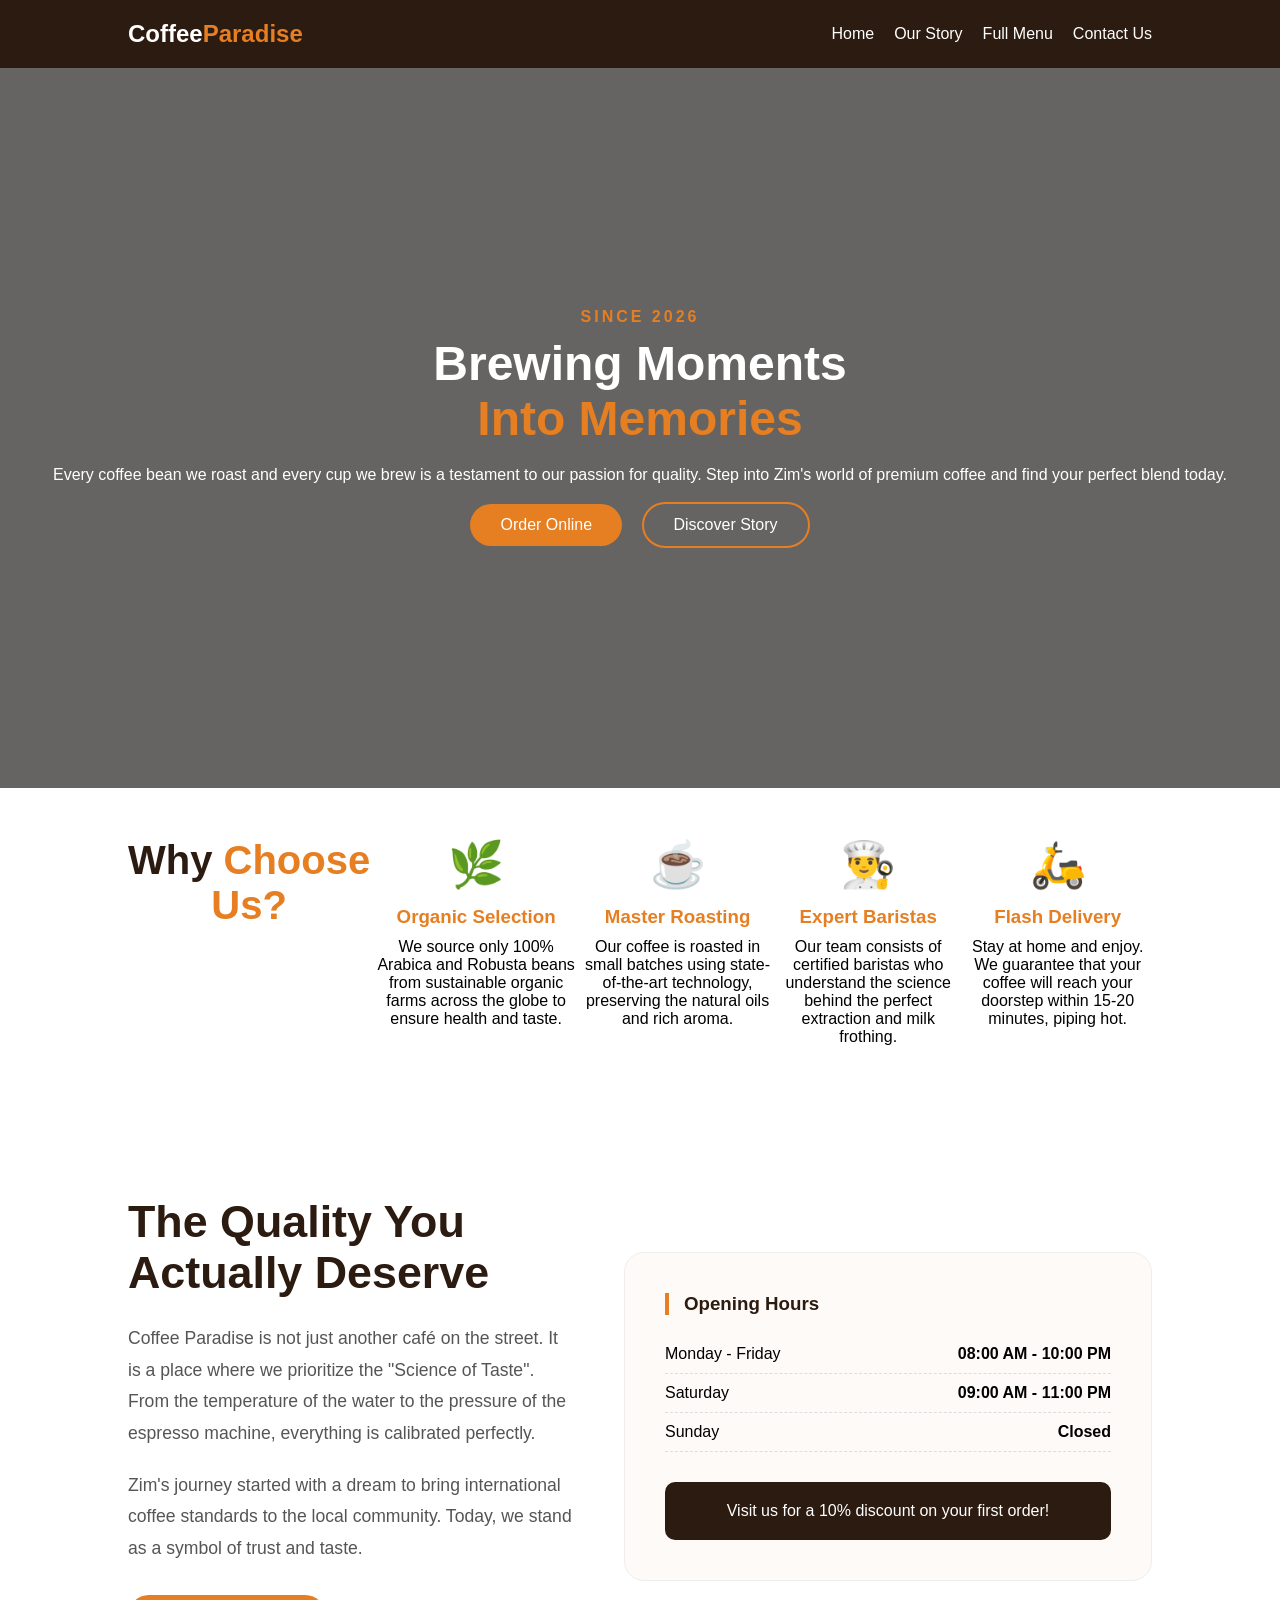
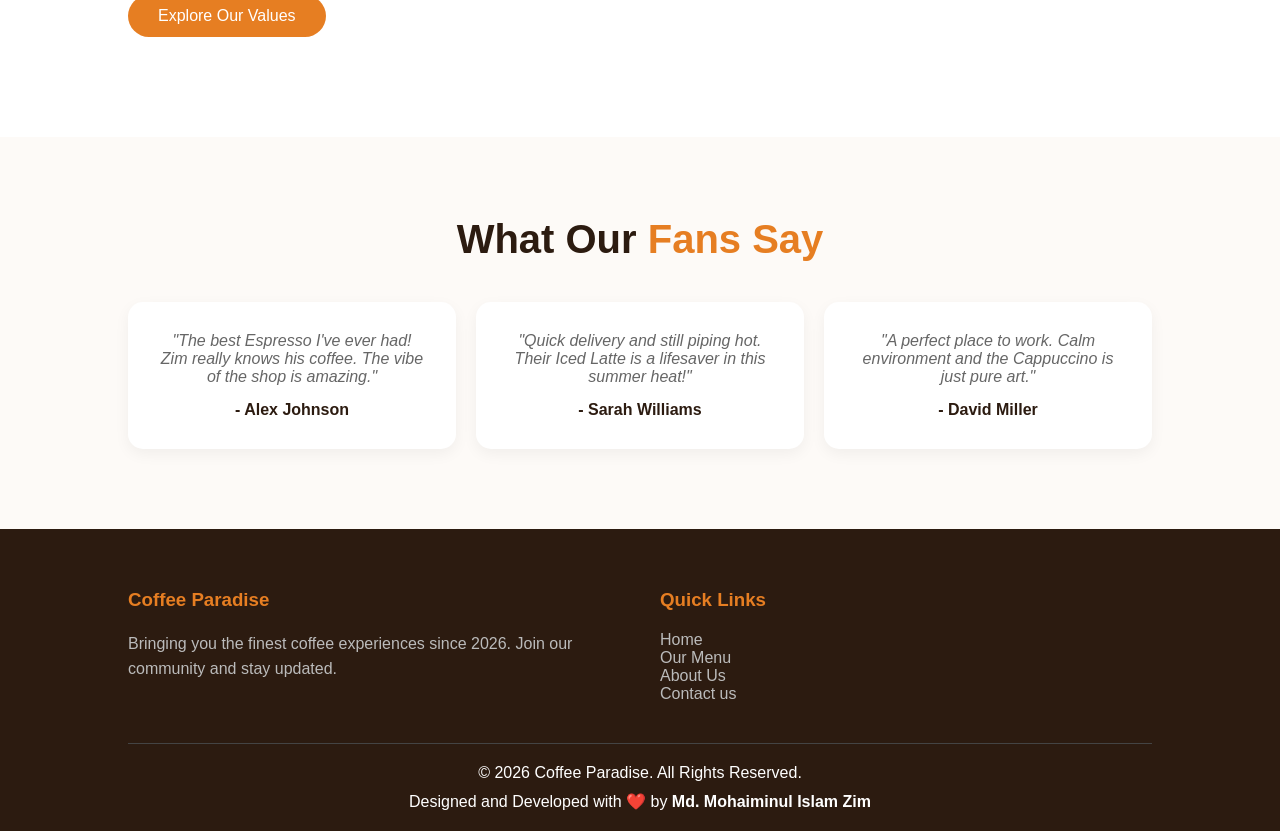
<file: index.html>
<!DOCTYPE html>
<html lang="en">

<head>
    <meta charset="UTF-8">
    <meta name="viewport" content="width=device-width, initial-scale=1.0">
    <title>Coffee Paradise | The Ultimate Experience</title>
    <link href="https://fonts.googleapis.com/css2?family=Poppins:wght@300;400;600;700&display=swap" rel="stylesheet">
    <link rel="stylesheet" href="css/style.css">
</head>

<body>

    <nav class="navbar">
        <div class="logo">
            <a href="index.html" style="text-decoration: none; color: inherit;">Coffee<span>Paradise</span></a>
        </div>
        <ul class="nav-links">
            <li><a href="index.html" class="active">Home</a></li>
            <li><a href="about.html">Our Story</a></li>
            <li><a href="menu.html">Full Menu</a></li>
            <li><a href="contact.html">Contact Us</a></li>
        </ul>
    </nav>

    <section class="hero">
        <div class="hero-content">
            <h4 style="letter-spacing: 3px; color: #e67e22; margin-bottom: 10px; font-weight: 600;">SINCE 2026</h4>
            <h1>Brewing Moments <br><span>Into Memories</span></h1>
            <p>Every coffee bean we roast and every cup we brew is a testament to our passion for quality.
                Step into Zim's world of premium coffee and find your perfect blend today.</p><br>
            <div class="hero-btns">
                <button class="btn" onclick="window.location.href='menu.html'">Order Online</button>
                <button class="btn" style="background: transparent; border: 2px solid #e67e22; margin-left: 15px;"
                    onclick="window.location.href='about.html'">Discover Story</button>
            </div>
        </div>
    </section>

    <section class="features">
        <h2 class="section-title" style="margin-bottom: 50px; text-align: center; width: 100%;">Why <span>Choose
                Us?</span></h2>
        <div class="f-box">
            <div class="f-icon">🌿</div>
            <h3>Organic Selection</h3>
            <p>We source only 100% Arabica and Robusta beans from sustainable organic farms across the globe to ensure
                health and taste.</p>
        </div>
        <div class="f-box">
            <div class="f-icon">☕</div>
            <h3>Master Roasting</h3>
            <p>Our coffee is roasted in small batches using state-of-the-art technology, preserving the natural oils and
                rich aroma.</p>
        </div>
        <div class="f-box">
            <div class="f-icon">👨‍🍳</div>
            <h3>Expert Baristas</h3>
            <p>Our team consists of certified baristas who understand the science behind the perfect extraction and milk
                frothing.</p>
        </div>
        <div class="f-box">
            <div class="f-icon">🛵</div>
            <h3>Flash Delivery</h3>
            <p>Stay at home and enjoy. We guarantee that your coffee will reach your doorstep within 15-20 minutes,
                piping hot.</p>
        </div>
    </section>

    <section class="intro-preview"
        style="padding: 100px 10%; background: #fff; display: flex; align-items: center; justify-content: space-between; gap: 50px; flex-wrap: wrap;">
        <div style="flex: 1; min-width: 300px;">
            <h2 style="font-size: 2.8rem; color: #2c1b10; margin-bottom: 25px;">The Quality You <br><span>Actually
                    Deserve</span></h2>
            <p style="line-height: 1.8; color: #555; margin-bottom: 20px; font-size: 1.1rem;">
                Coffee Paradise is not just another café on the street. It is a place where we prioritize the "Science
                of Taste".
                From the temperature of the water to the pressure of the espresso machine, everything is calibrated
                perfectly.
            </p>
            <p style="line-height: 1.8; color: #555; margin-bottom: 30px; font-size: 1.1rem;">
                Zim's journey started with a dream to bring international coffee standards to the local community.
                Today,
                we stand as a symbol of trust and taste.
            </p>
            <button class="btn" onclick="window.location.href='about.html'">Explore Our Values</button>
        </div>
        <div
            style="flex: 1; min-width: 300px; background: #fdfaf7; padding: 40px; border-radius: 20px; border: 1px solid #eee;">
            <h3 style="color: #2c1b10; margin-bottom: 20px; border-left: 4px solid #e67e22; padding-left: 15px;">Opening
                Hours</h3>
            <ul style="list-style: none; padding: 0;">
                <li
                    style="padding: 10px 0; border-bottom: 1px dashed #ddd; display: flex; justify-content: space-between;">
                    <span>Monday - Friday</span> <b>08:00 AM - 10:00 PM</b>
                </li>
                <li
                    style="padding: 10px 0; border-bottom: 1px dashed #ddd; display: flex; justify-content: space-between;">
                    <span>Saturday</span> <b>09:00 AM - 11:00 PM</b>
                </li>
                <li
                    style="padding: 10px 0; border-bottom: 1px dashed #ddd; display: flex; justify-content: space-between;">
                    <span>Sunday</span> <b>Closed</b>
                </li>
            </ul>
            <div
                style="margin-top: 30px; padding: 20px; background: #2c1b10; color: white; border-radius: 10px; text-align: center;">
                <p>Visit us for a 10% discount on your first order!</p>
            </div>
        </div>
    </section>

    <section class="testimonials" style="padding: 80px 10%; background: #fdfaf7; text-align: center;">
        <h2 class="section-title">What Our <span>Fans Say</span></h2>
        <div style="display: flex; gap: 20px; flex-wrap: wrap; margin-top: 40px;">
            <div
                style="flex: 1; background: #fff; padding: 30px; border-radius: 15px; box-shadow: 0 5px 15px rgba(0,0,0,0.05); min-width: 250px;">
                <p style="font-style: italic; color: #666; margin-bottom: 15px;">"The best Espresso I've ever had! Zim
                    really knows his coffee. The vibe of the shop is amazing."</p>
                <h4 style="color: #2c1b10;">- Alex Johnson</h4>
            </div>
            <div
                style="flex: 1; background: #fff; padding: 30px; border-radius: 15px; box-shadow: 0 5px 15px rgba(0,0,0,0.05); min-width: 250px;">
                <p style="font-style: italic; color: #666; margin-bottom: 15px;">"Quick delivery and still piping hot.
                    Their Iced Latte is a lifesaver in this summer heat!"</p>
                <h4 style="color: #2c1b10;">- Sarah Williams</h4>
            </div>
            <div
                style="flex: 1; background: #fff; padding: 30px; border-radius: 15px; box-shadow: 0 5px 15px rgba(0,0,0,0.05); min-width: 250px;">
                <p style="font-style: italic; color: #666; margin-bottom: 15px;">"A perfect place to work. Calm
                    environment and the Cappuccino is just pure art."</p>
                <h4 style="color: #2c1b10;">- David Miller</h4>
            </div>
        </div>
    </section>

    <footer style="background: #2c1b10; color: white; padding: 60px 10% 20px; text-align: center;">
        <div
            style="display: flex; justify-content: space-between; flex-wrap: wrap; gap: 40px; margin-bottom: 40px; text-align: left;">
            <div style="flex: 1; min-width: 200px;">
                <h3 style="color: #e67e22; margin-bottom: 20px;">Coffee Paradise</h3>
                <p style="color: #bbb; line-height: 1.6;">Bringing you the finest coffee experiences since 2026. Join
                    our community and stay updated.</p>
            </div>
            <div style="flex: 1; min-width: 200px;">
                <h3 style="color: #e67e22; margin-bottom: 20px;">Quick Links</h3>
                <ul style="list-style: none; padding: 0; color: #bbb;">
                    <li><a href="index.html" style="color: inherit; text-decoration: none;">Home</a></li>
                    <li><a href="menu.html" style="color: inherit; text-decoration: none;">Our Menu</a></li>
                    <li><a href="about.html" style="color: inherit; text-decoration: none;">About Us</a></li>
                    <li><a href="contact.html" style="color: inherit; text-decoration: none;">Contact us</a></li>
                </ul>
            </div>
        </div>
        <hr style="border: 0; border-top: 1px solid #444; margin-bottom: 20px;">
        <p>&copy; 2026 Coffee Paradise. All Rights Reserved.</p>
        <p style="margin-top: 10px;">Designed and Developed with ❤️ by <b>Md. Mohaiminul Islam Zim</b></p>
    </footer>

</body>

</html>
</file>
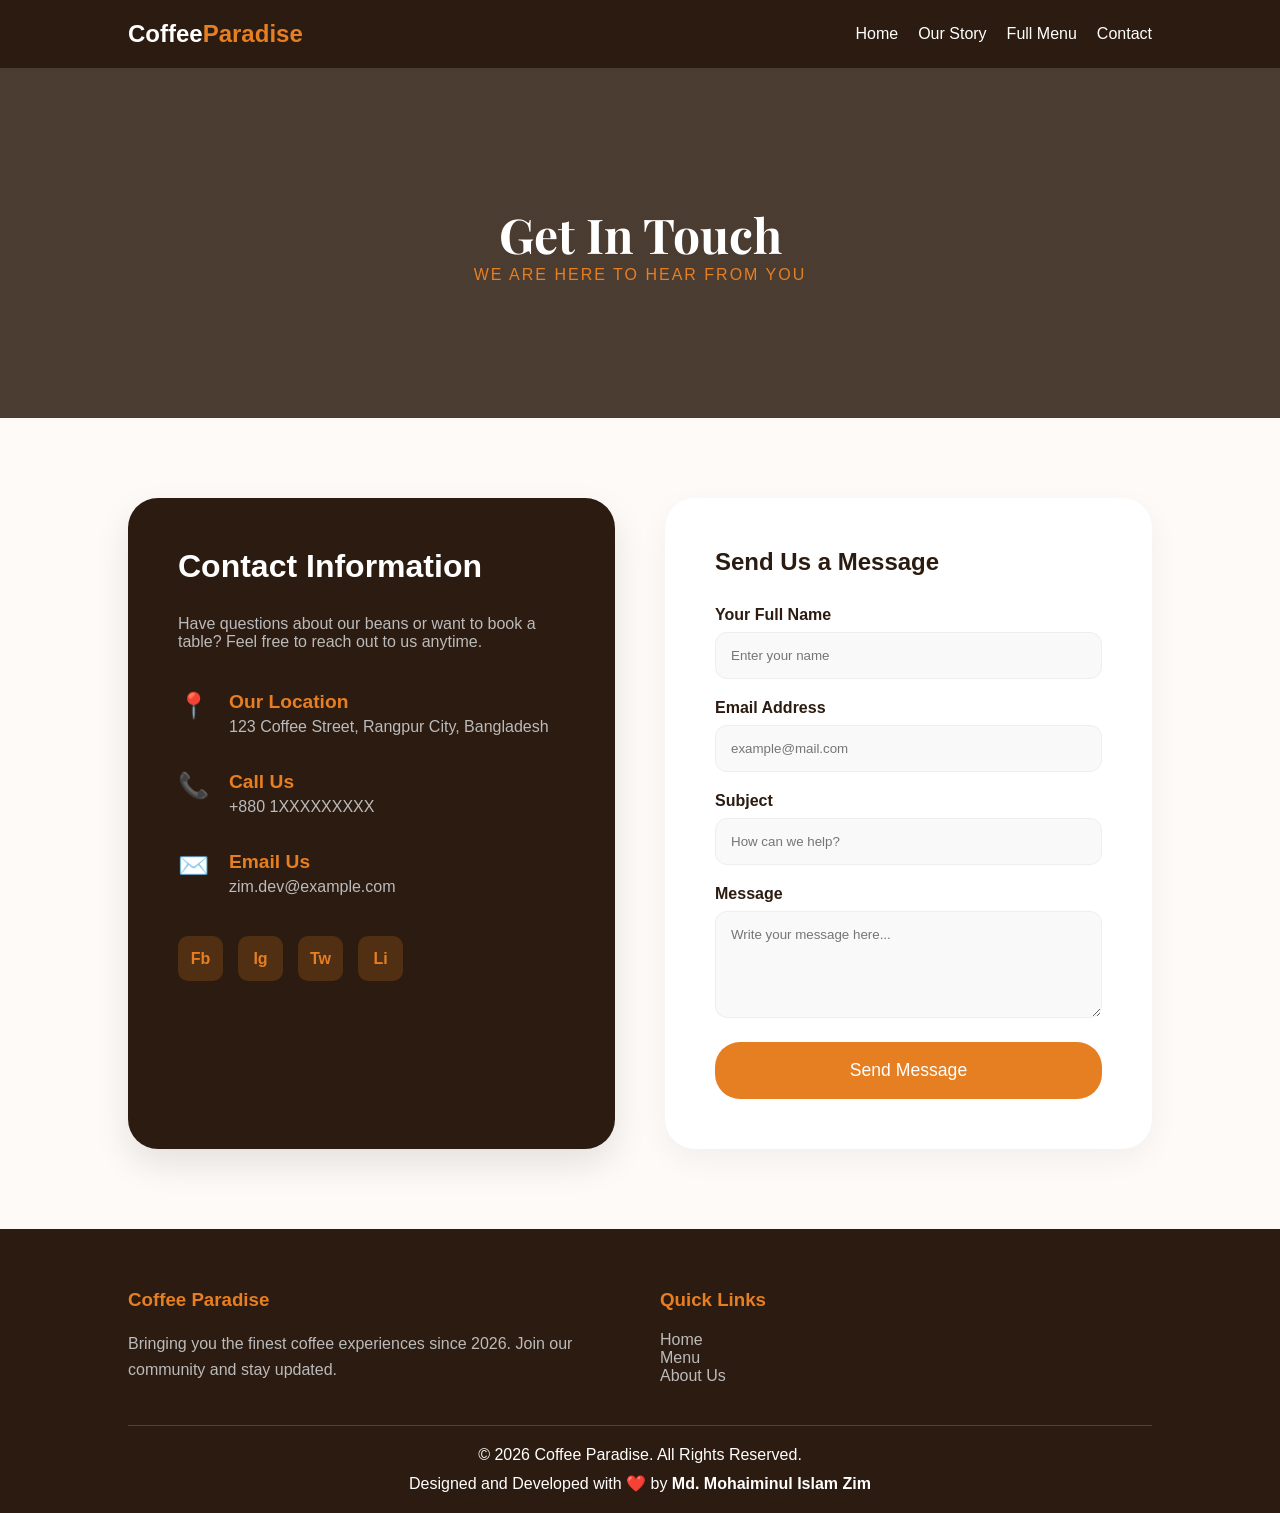
<file: contact.html>
<!DOCTYPE html>
<html lang="en">

<head>
    <meta charset="UTF-8">
    <meta name="viewport" content="width=device-width, initial-scale=1.0">
    <title>Contact Us | Coffee Paradise - Get In Touch</title>
    <link
        href="https://fonts.googleapis.com/css2?family=Poppins:wght@300;400;600;700&family=Playfair+Display:wght@700&display=swap"
        rel="stylesheet">
    <link rel="stylesheet" href="css/style.css">
    <style>
        .contact-hero {
            height: 350px;
            background: linear-gradient(rgba(44, 27, 16, 0.85), rgba(44, 27, 16, 0.85)), url('https://images.pexels.com/photos/331107/pexels-photo-331107.jpeg?auto=compress&cs=tinysrgb&w=1260&h=750&dpr=1');
            background-size: cover;
            display: flex;
            align-items: center;
            justify-content: center;
            text-align: center;
            color: white;
        }

        .contact-container {
            padding: 80px 10%;
            display: grid;
            grid-template-columns: repeat(auto-fit, minmax(350px, 1fr));
            gap: 50px;
            background: #fdfaf7;
        }

        .contact-info-card {
            background: #2c1b10;
            color: white;
            padding: 50px;
            border-radius: 30px;
            box-shadow: 0 15px 35px rgba(0, 0, 0, 0.1);
        }

        .info-item {
            margin-bottom: 35px;
            display: flex;
            align-items: flex-start;
            gap: 20px;
        }

        .info-item h4 {
            color: #e67e22;
            margin-bottom: 5px;
            font-size: 1.2rem;
        }

        .info-item p {
            color: #bbb;
        }

        .contact-form-wrapper {
            background: #fff;
            padding: 50px;
            border-radius: 30px;
            box-shadow: 0 10px 30px rgba(0, 0, 0, 0.05);
        }

        .form-group {
            margin-bottom: 20px;
        }

        .form-group label {
            display: block;
            margin-bottom: 8px;
            font-weight: 600;
            color: #2c1b10;
        }

        .form-group input,
        .form-group textarea {
            width: 100%;
            padding: 15px;
            border: 1px solid #eee;
            border-radius: 12px;
            background: #f9f9f9;
            font-family: inherit;
        }

        .social-links {
            margin-top: 40px;
            display: flex;
            gap: 15px;
        }

        .social-btn {
            width: 45px;
            height: 45px;
            background: rgba(230, 126, 34, 0.2);
            color: #e67e22;
            display: flex;
            align-items: center;
            justify-content: center;
            border-radius: 10px;
            text-decoration: none;
            transition: 0.3s;
            font-weight: bold;
        }

        .social-btn:hover {
            background: #e67e22;
            color: white;
            transform: translateY(-5px);
        }
    </style>
</head>

<body>

    <nav class="navbar">
        <div class="logo">
            <a href="index.html" style="text-decoration: none; color: inherit;">Coffee<span>Paradise</span></a>
        </div>
        <ul class="nav-links">
            <li><a href="index.html">Home</a></li>
            <li><a href="about.html">Our Story</a></li>
            <li><a href="menu.html">Full Menu</a></li>
            <li><a href="contact.html" class="active">Contact</a></li>
        </ul>
    </nav>

    <header class="contact-hero">
        <div>
            <h1 style="font-family: 'Playfair Display', serif; font-size: 3rem;">Get In Touch</h1>
            <p style="color: #e67e22; letter-spacing: 2px;">WE ARE HERE TO HEAR FROM YOU</p>
        </div>
    </header>

    <section class="contact-container">
        <div class="contact-info-card">
            <h2 style="font-size: 2rem; margin-bottom: 30px;">Contact Information</h2>
            <p style="color: #bbb; margin-bottom: 40px;">Have questions about our beans or want to book a table? Feel
                free to reach out to us anytime.</p>

            <div class="info-item">
                <div style="font-size: 25px;">📍</div>
                <div>
                    <h4>Our Location</h4>
                    <p>123 Coffee Street, Rangpur City, Bangladesh</p>
                </div>
            </div>

            <div class="info-item">
                <div style="font-size: 25px;">📞</div>
                <div>
                    <h4>Call Us</h4>
                    <p>+880 1XXXXXXXXX</p>
                </div>
            </div>

            <div class="info-item">
                <div style="font-size: 25px;">✉️</div>
                <div>
                    <h4>Email Us</h4>
                    <p>zim.dev@example.com</p>
                </div>
            </div>

            <div class="social-links">
                <a href="#" class="social-btn">Fb</a>
                <a href="#" class="social-btn">Ig</a>
                <a href="#" class="social-btn">Tw</a>
                <a href="#" class="social-btn">Li</a>
            </div>
        </div>

        <div class="contact-form-wrapper">
            <h2 style="color: #2c1b10; margin-bottom: 30px;">Send Us a Message</h2>
            <form id="contactForm">
                <div class="form-group">
                    <label>Your Full Name</label>
                    <input type="text" placeholder="Enter your name" required>
                </div>
                <div class="form-group">
                    <label>Email Address</label>
                    <input type="email" placeholder="example@mail.com" required>
                </div>
                <div class="form-group">
                    <label>Subject</label>
                    <input type="text" placeholder="How can we help?">
                </div>
                <div class="form-group">
                    <label>Message</label>
                    <textarea rows="5" placeholder="Write your message here..." required></textarea>
                </div>
                <button type="submit" class="btn" style="width: 100%; padding: 18px; font-size: 1.1rem;">Send
                    Message</button>
            </form>
        </div>
    </section>

    <footer style="background: #2c1b10; color: white; padding: 60px 10% 20px; text-align: center;">
        <div
            style="display: flex; justify-content: space-between; flex-wrap: wrap; gap: 40px; margin-bottom: 40px; text-align: left;">
            <div style="flex: 1; min-width: 200px;">
                <h3 style="color: #e67e22; margin-bottom: 20px;">Coffee Paradise</h3>
                <p style="color: #bbb; line-height: 1.6;">Bringing you the finest coffee experiences since 2026. Join
                    our community and stay updated.</p>
            </div>
            <div style="flex: 1; min-width: 200px;">
                <h3 style="color: #e67e22; margin-bottom: 20px;">Quick Links</h3>
                <ul style="list-style: none; padding: 0; color: #bbb;">
                    <li><a href="index.html" style="color: inherit; text-decoration: none;">Home</a></li>
                    <li><a href="menu.html" style="color: inherit; text-decoration: none;">Menu</a></li>
                    <li><a href="about.html" style="color: inherit; text-decoration: none;">About Us</a></li>
                </ul>
            </div>
        </div>
        <hr style="border: 0; border-top: 1px solid #444; margin-bottom: 20px;">
        <p>&copy; 2026 Coffee Paradise. All Rights Reserved.</p>
        <p style="margin-top: 10px;">Designed and Developed with ❤️ by <b>Md. Mohaiminul Islam Zim</b></p>
    </footer>

    <script>
        document.getElementById('contactForm').onsubmit = function (e) {
            e.preventDefault();
            alert('Allah Bharosa! Your message has been sent successfully. Zim will contact you soon.');
            this.reset();
        }
    </script>

</body>

</html>
</file>
<file: css/style.css>
* {
    margin: 0;
    padding: 0;
    box-sizing: border-box;
    font-family: 'Segoe UI', Tahoma, Geneva, Verdana, sans-serif;
}

body { background-color: #fdfaf7; }

/* Navbar */
.navbar {
    display: flex;
    justify-content: space-between;
    align-items: center;
    padding: 20px 10%;
    background: #2c1b10;
    color: white;
    position: sticky;
    top: 0;
    z-index: 100;
}
.logo { font-size: 24px; font-weight: bold; }
.logo span { color: #e67e22; }
.nav-links { list-style: none; display: flex; }
.nav-links li { margin-left: 20px; }
.nav-links a { color: white; text-decoration: none; transition: 0.3s; }
.nav-links a:hover { color: #e67e22; }

/* Hero */
.hero {
    height: 80vh;
    background: linear-gradient(rgba(0,0,0,0.6), rgba(0,0,0,0.6)), url('https://images.unsplash.com/photo-1509042239860-f550ce710b93?auto=format&fit=crop&w=1350&q=80');
    background-size: cover;
    background-position: center;
    display: flex;
    align-items: center;
    justify-content: center;
    text-align: center;
    color: white;
}
.hero-content h1 { font-size: 3rem; margin-bottom: 20px; }
.hero-content h1 span { color: #e67e22; }
.btn {
    padding: 12px 30px;
    background: #e67e22;
    border: none;
    color: white;
    border-radius: 25px;
    cursor: pointer;
    font-size: 1rem;
}

/* Features */
.features {
    display: flex;
    justify-content: space-around;
    padding: 50px 10%;
    background: white;
    text-align: center;
}
.f-box h3 { color: #e67e22; margin-bottom: 10px; }

/* Menu */
.menu { padding: 60px 10%; text-align: center; }
.menu-container {
    display: grid;
    grid-template-columns: repeat(auto-fit, minmax(250px, 1fr));
    gap: 20px;
    margin-top: 30px;
}
.menu-item {
    background: white;
    padding: 25px;
    border-radius: 15px;
    box-shadow: 0 4px 10px rgba(0,0,0,0.1);
}
.btn-sm {
    background: #2c1b10;
    color: white;
    border: none;
    padding: 8px 20px;
    border-radius: 15px;
    cursor: pointer;
    margin-top: 10px;
}

/* Modal */
.modal {
    display: none;
    position: fixed;
    z-index: 1000;
    left: 0; top: 0; width: 100%; height: 100%;
    background: rgba(0,0,0,0.7);
    align-items: center; justify-content: center;
}
.modal-content {
    background: white;
    padding: 30px;
    border-radius: 15px;
    width: 90%;
    max-width: 400px;
}
.order-form label { display: block; margin: 10px 0 5px; font-weight: bold; }
.order-form select, .order-form textarea {
    width: 100%;
    padding: 10px;
    border: 1px solid #ddd;
    border-radius: 5px;
    margin-bottom: 10px;
}
.modal-btns { display: flex; gap: 10px; margin-top: 15px; }
.confirm-btn { background: #27ae60; color: white; border: none; padding: 10px; flex: 1; border-radius: 5px; cursor: pointer; }
.close-btn { background: #e74c3c; color: white; border: none; padding: 10px; flex: 1; border-radius: 5px; cursor: pointer; }

/* Footer */
footer {
    padding: 30px;
    background: #2c1b10;
    color: white;
    text-align: center;
}

/* New About Section Styles */
.about-section {
    padding: 100px 10%;
    background: #ffffff;
    text-align: center;
}

.about-container {
    max-width: 900px;
    margin: 0 auto;
}

.about-text {
    font-size: 1.1rem;
    line-height: 1.8;
    color: #444;
    margin-bottom: 20px;
}

.section-title {
    font-size: 2.5rem;
    color: #2c1b10;
    margin-bottom: 30px;
}

.section-title span {
    color: #e67e22;
}

.f-icon {
    font-size: 45px;
    margin-bottom: 15px;
}

/* Info Section */
.info-section {
    padding: 60px 10%;
    background: #fdfaf7;
    text-align: center;
    border-top: 1px solid #eee;
}

.info-box h3 {
    color: #2c1b10;
    margin-bottom: 15px;
}

.info-box p {
    color: #666;
    margin-bottom: 5px;
}

/* Unique Card Styling */
.menu-item-card {
    background: #fff;
    border-radius: 20px;
    overflow: hidden;
    box-shadow: 0 10px 25px rgba(0,0,0,0.08);
    transition: transform 0.3s ease;
    border: 1px solid #f1f1f1;
}

.menu-item-card:hover {
    transform: translateY(-10px);
}

.menu-item-card img {
    width: 100%;
    height: 220px;
    object-fit: cover;
}

.item-info {
    padding: 25px;
    text-align: center;
}

.item-info h3 {
    color: #2c1b10;
    margin-bottom: 10px;
}

.item-info p {
    color: #777;
    font-size: 0.9rem;
    margin-bottom: 15px;
}

.price {
    color: #e67e22;
    font-weight: 700;
    font-size: 1.2rem;
    margin-bottom: 20px;
}

.order-btn {
    width: 100%;
    padding: 12px;
    background: #2c1b10;
    color: white;
    border: none;
    border-radius: 10px;
    cursor: pointer;
    font-weight: 600;
    transition: 0.3s;
}

.order-btn:hover {
    background: #e67e22;
}
</file>
